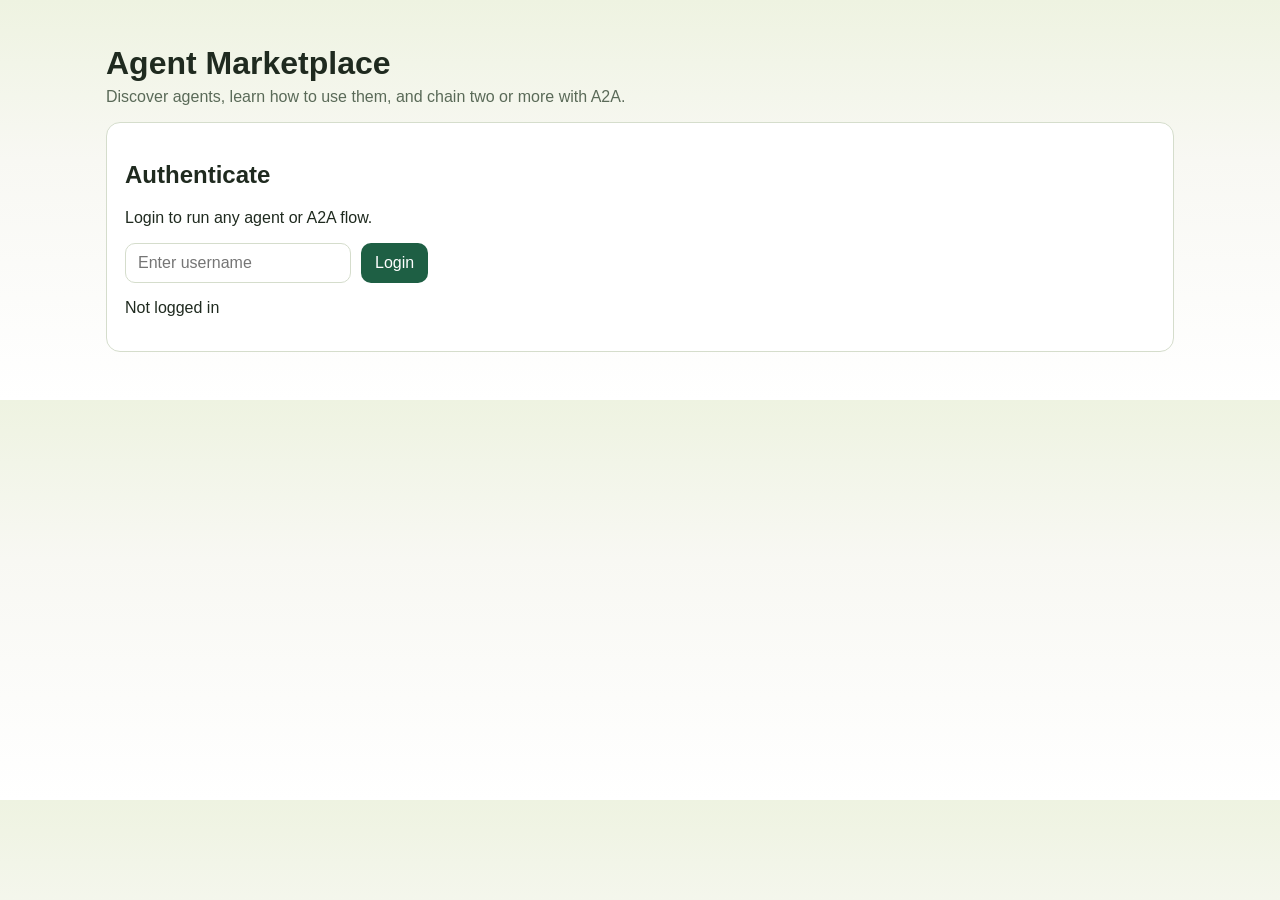
<file: frontend/index.html>
<!DOCTYPE html>
<html>
<head>
  <title>AI Agent Marketplace</title>
  <meta charset="UTF-8">
  <meta name="viewport" content="width=device-width, initial-scale=1.0">
  <link rel="stylesheet" href="style.css">
</head>
<body>

  <div class="page">
    <header class="hero">
      <h1>Agent Marketplace</h1>
      <p>Discover agents, learn how to use them, and chain two or more with A2A.</p>
    </header>

    <section id="loginPage" class="panel">
      <h2>Authenticate</h2>
      <p>Login to run any agent or A2A flow.</p>
      <div class="login-row">
        <input id="username" placeholder="Enter username" />
        <button onclick="login()">Login</button>
      </div>
      <p id="authStatus">Not logged in</p>
    </section>

    <section id="app" class="panel hidden">
      <h2>Available Agents</h2>
      <p>External users can open "How to use" links on every card.</p>
      <div id="agentsGrid" class="agents-grid"></div>

      <h2>Run Input</h2>
      <textarea id="userInput" placeholder="Paste resume, profile, or context..."></textarea>
      <div class="sample-inputs">
        <span>Sample Inputs:</span>
        <button class="sample-btn" onclick="fillSampleInput('frontend')">Frontend Profile</button>
        <button class="sample-btn" onclick="fillSampleInput('backend')">Backend Profile</button>
        <button class="sample-btn" onclick="fillSampleInput('fresher')">Fresher Profile</button>
        <button class="sample-btn" onclick="fillSampleInput('fullstack')">Full Stack A2A</button>
        <button class="sample-btn" onclick="fillSampleInput('leadership')">Senior/Lead Profile</button>
      </div>

      <div class="actions">
        <button id="runA2AButton" onclick="runA2A()">Run A2A With Selected Agents</button>
      </div>

      <div id="loadingBar" class="loading hidden" aria-live="polite">
        <div class="spinner" aria-hidden="true"></div>
        <span id="loadingText">Processing...</span>
      </div>

      <h3>A2A Step Progress</h3>
      <div id="stepTracker" class="step-tracker">
        <p class="muted">No steps started yet.</p>
      </div>

      <div class="output-header">
        <h3>Response</h3>
        <div class="output-tools">
          <button id="copyOutputBtn" onclick="copyOutput()">Copy Response</button>
          <button id="copyFinalBtn" class="hidden" onclick="copyFinalOutput()">Copy Final Cover Letter</button>
          <label class="raw-toggle">
            <input id="rawViewToggle" type="checkbox" onchange="toggleRawView()" />
            Raw view
          </label>
        </div>
      </div>
      <div id="output" class="output-content">Ready.</div>
      <pre id="rawOutput" class="raw-output hidden"></pre>
    </section>
  </div>

<script src="script.js"></script>
</body>
</html>
</file>
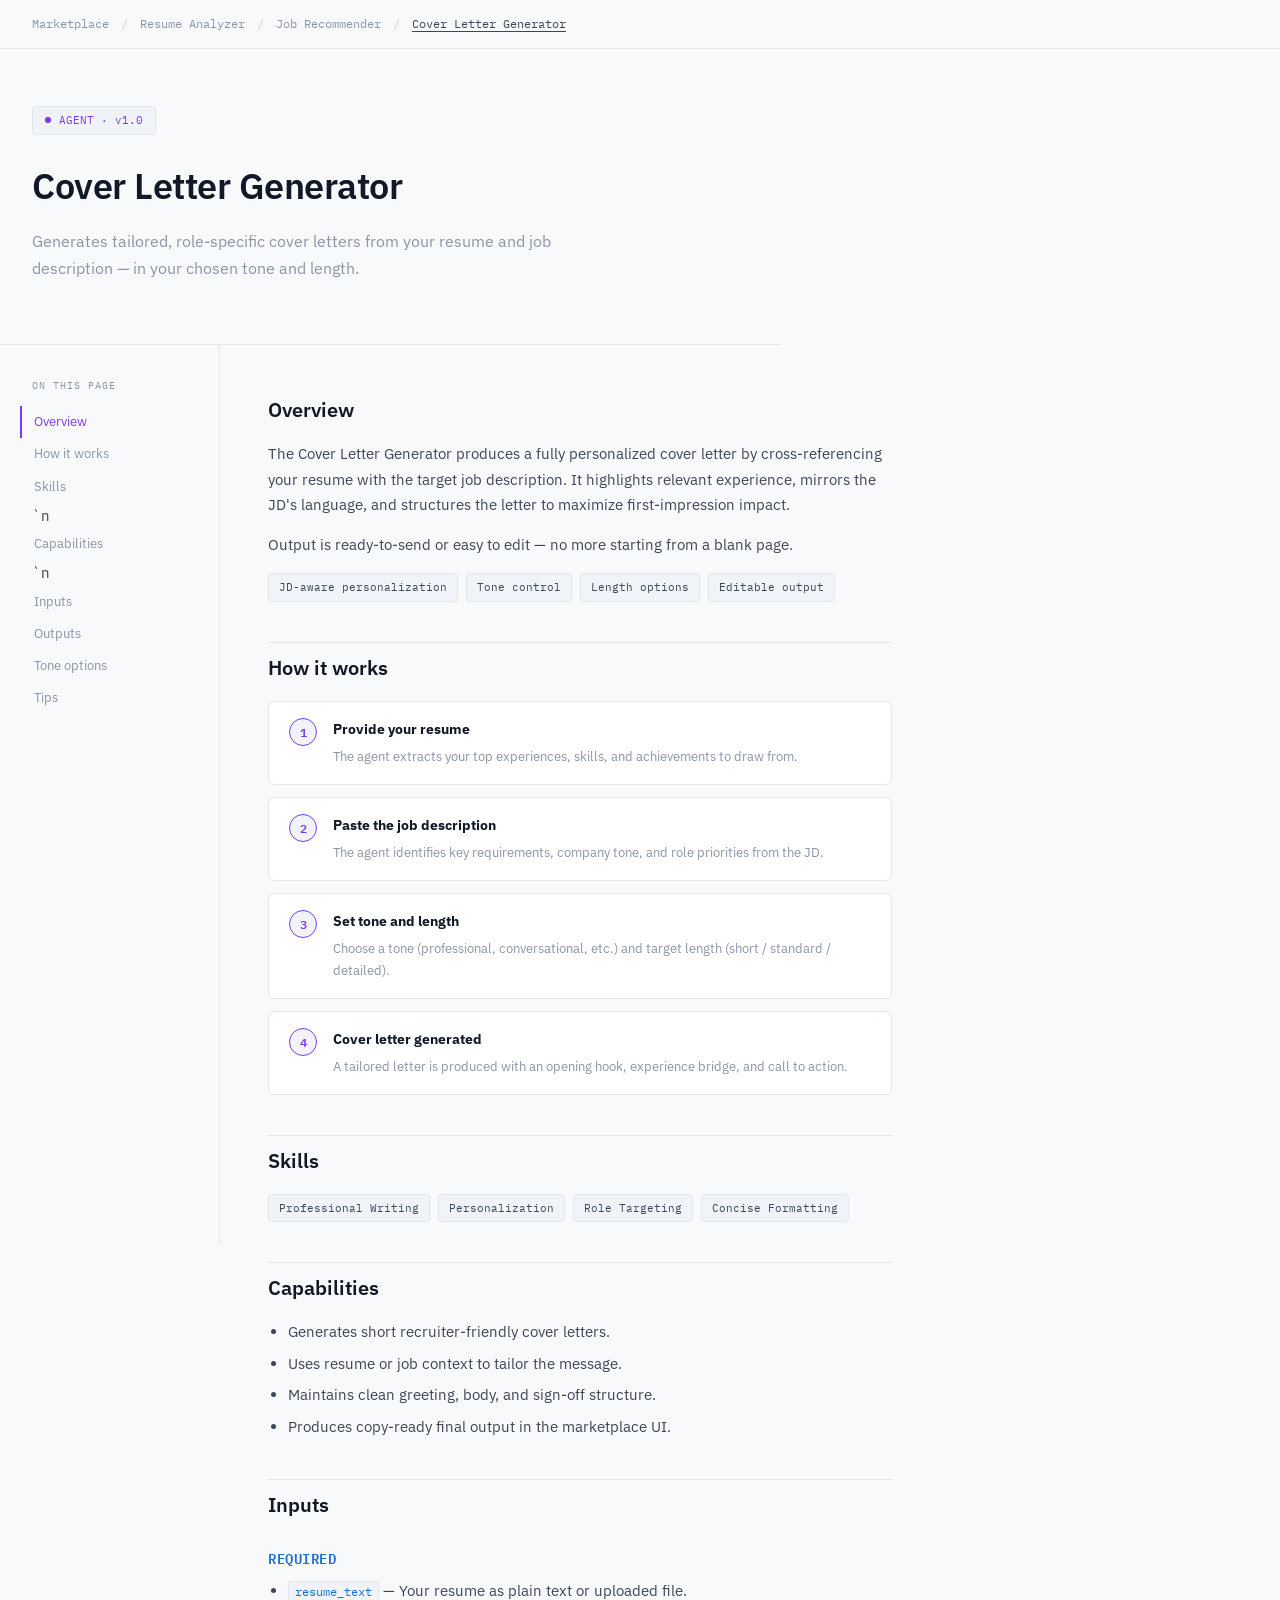
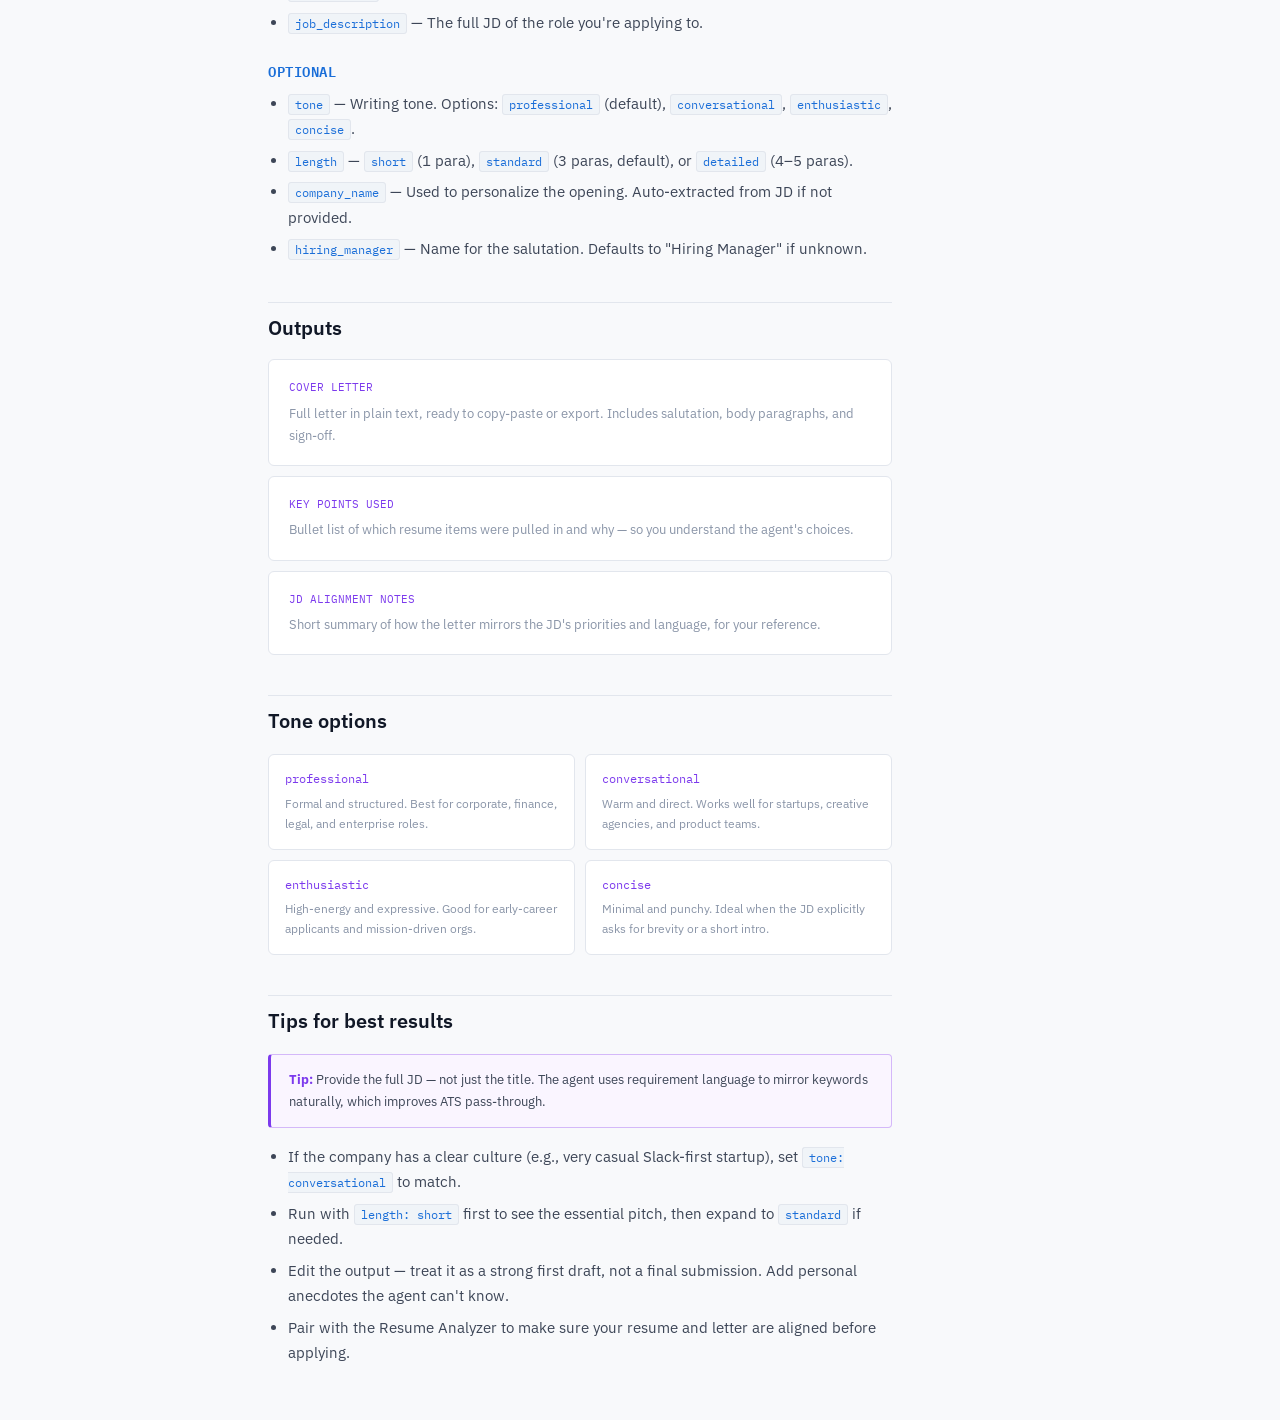
<file: frontend/agent-docs/cover-letter-gen.html>
<!DOCTYPE html>
<html lang="en">
<head>
<meta charset="UTF-8">
<meta name="viewport" content="width=device-width, initial-scale=1.0">
<title>Cover Letter Generator — Agent Docs</title>
<link href="https://fonts.googleapis.com/css2?family=IBM+Plex+Mono:wght@400;600&family=IBM+Plex+Sans:wght@300;400;500;600&display=swap" rel="stylesheet">
<style>
  :root {
    --bg: #f8f9fb;
    --surface: #ffffff;
    --border: #e2e6ed;
    --accent: #7c3aed;
    --accent2: #1a6ed8;
    --text: #3d4657;
    --muted: #8a95a8;
    --heading: #111827;
    --tag-bg: #f0f4f8;
  }
  * { margin: 0; padding: 0; box-sizing: border-box; }
  body { background: var(--bg); color: var(--text); font-family: 'IBM Plex Sans', sans-serif; font-size: 15px; line-height: 1.7; }

  .topbar {
    position: sticky;
    top: 0;
    z-index: 20;
    background: var(--bg);
    border-bottom: 1px solid var(--border);
    padding: 14px 32px;
    display: flex; align-items: center; gap: 12px;
    font-family: 'IBM Plex Mono', monospace; font-size: 12px; color: var(--muted);
  }
  .topbar a { color: var(--muted); text-decoration: none; }
  .topbar a:hover { color: var(--accent); }
  .topbar .sep { opacity: 0.4; }
  .topbar .current { color: var(--text); text-decoration: underline; text-underline-offset: 3px; }

  .hero {
    border-bottom: 1px solid var(--border);
    padding: 56px 32px 48px;
    max-width: 780px;
  }
  .agent-tag {
    display: inline-flex; align-items: center; gap: 8px;
    background: var(--tag-bg); border: 1px solid var(--border);
    border-radius: 4px; padding: 4px 12px;
    font-family: 'IBM Plex Mono', monospace; font-size: 11px; color: var(--accent);
    margin-bottom: 20px;
  }
  .dot { width: 6px; height: 6px; border-radius: 50%; background: var(--accent); animation: pulse 2s infinite; }
  @keyframes pulse { 0%,100%{opacity:1} 50%{opacity:0.3} }

  h1 { font-size: 36px; font-weight: 600; color: var(--heading); letter-spacing: -0.5px; margin-bottom: 12px; }
  .subtitle { color: var(--muted); font-size: 16px; max-width: 560px; }

  .layout { display: flex; max-width: 1100px; }
  .sidebar {
    width: 220px; flex-shrink: 0; padding: 32px 0 32px 32px;
    position: sticky; top: 0; height: 100vh; overflow-y: auto;
    border-right: 1px solid var(--border);
  }
  .sidebar-label { font-family: 'IBM Plex Mono', monospace; font-size: 10px; color: var(--muted); text-transform: uppercase; letter-spacing: 1px; margin-bottom: 12px; }
  .sidebar a { display: block; color: var(--muted); text-decoration: none; font-size: 13px; padding: 5px 0; border-left: 2px solid transparent; padding-left: 12px; margin-left: -12px; transition: all 0.15s; }
  .sidebar a:hover, .sidebar a.active { color: var(--accent); border-left-color: var(--accent); }

  .content { flex: 1; padding: 40px 48px; max-width: 720px; }

  h2 { font-size: 20px; font-weight: 600; color: var(--heading); margin: 40px 0 14px; padding-top: 8px; border-top: 1px solid var(--border); }
  h2:first-child { margin-top: 0; border-top: none; }
  h3 { font-size: 14px; font-weight: 600; color: var(--accent2); font-family: 'IBM Plex Mono', monospace; margin: 24px 0 8px; text-transform: uppercase; letter-spacing: 0.5px; }

  p { margin-bottom: 14px; }
  ul, ol { padding-left: 20px; margin-bottom: 14px; }
  li { margin-bottom: 6px; }

  .step-grid { display: grid; gap: 12px; margin: 16px 0; }
  .step {
    background: var(--surface); border: 1px solid var(--border);
    border-radius: 6px; padding: 16px 20px;
    display: flex; gap: 16px; align-items: flex-start;
  }
  .step-num {
    width: 28px; height: 28px; border-radius: 50%; flex-shrink: 0;
    background: var(--tag-bg); border: 1px solid var(--accent);
    color: var(--accent); font-family: 'IBM Plex Mono', monospace;
    font-size: 12px; font-weight: 600;
    display: flex; align-items: center; justify-content: center;
  }
  .step-body strong { color: var(--heading); display: block; margin-bottom: 4px; font-size: 14px; }
  .step-body p { margin: 0; font-size: 13px; color: var(--muted); }

  .output-card {
    background: var(--surface); border: 1px solid var(--border);
    border-radius: 6px; padding: 18px 20px; margin-bottom: 10px;
  }
  .output-card .label { font-family: 'IBM Plex Mono', monospace; font-size: 11px; color: var(--accent); margin-bottom: 6px; }
  .output-card p { margin: 0; font-size: 13px; color: var(--muted); }

  .tip {
    background: #faf5ff; border: 1px solid #d4b8f9; border-left: 3px solid var(--accent);
    border-radius: 4px; padding: 14px 18px; margin: 16px 0; font-size: 13px;
  }
  .tip strong { color: var(--accent); }

  .tone-grid { display: grid; grid-template-columns: 1fr 1fr; gap: 10px; margin: 16px 0; }
  .tone-card {
    background: var(--surface); border: 1px solid var(--border);
    border-radius: 6px; padding: 14px 16px;
  }
  .tone-card .t-name { font-family: 'IBM Plex Mono', monospace; font-size: 12px; color: var(--accent); margin-bottom: 4px; }
  .tone-card p { font-size: 12px; color: var(--muted); margin: 0; }

  .badge-row { display: flex; flex-wrap: wrap; gap: 8px; margin: 16px 0; }
  .badge {
    background: var(--tag-bg); border: 1px solid var(--border);
    border-radius: 4px; padding: 4px 10px;
    font-family: 'IBM Plex Mono', monospace; font-size: 11px; color: var(--text);
  }

  code { font-family: 'IBM Plex Mono', monospace; font-size: 12px; background: var(--tag-bg); border: 1px solid var(--border); border-radius: 3px; padding: 2px 6px; color: var(--accent2); }
</style>
</head>
<body>

<div class="topbar">
  <a href="../index.html">Marketplace</a>
  <span class="sep">/</span>
  <a href="resume-analyzer.html">Resume Analyzer</a>
  <span class="sep">/</span>
  <a href="job-recommender.html">Job Recommender</a>
  <span class="sep">/</span>
  <a class="current" href="cover-letter-gen.html">Cover Letter Generator</a>
</div>

<div class="hero">
  <div class="agent-tag"><div class="dot"></div> AGENT · v1.0</div>
  <h1>Cover Letter Generator</h1>
  <p class="subtitle">Generates tailored, role-specific cover letters from your resume and job description — in your chosen tone and length.</p>
</div>

<div class="layout">
  <div class="sidebar">
    <div class="sidebar-label">On this page</div>
    <a href="#overview" class="active">Overview</a>
    <a href="#how-it-works">How it works</a>
    <a href="#skills">Skills</a>`n    <a href="#capabilities">Capabilities</a>`n    <a href="#inputs">Inputs</a>
    <a href="#outputs">Outputs</a>
    <a href="#tone">Tone options</a>
    <a href="#tips">Tips</a>
  </div>

  <div class="content">
    <h2 id="overview">Overview</h2>
    <p>The Cover Letter Generator produces a fully personalized cover letter by cross-referencing your resume with the target job description. It highlights relevant experience, mirrors the JD's language, and structures the letter to maximize first-impression impact.</p>
    <p>Output is ready-to-send or easy to edit — no more starting from a blank page.</p>

    <div class="badge-row">
      <span class="badge">JD-aware personalization</span>
      <span class="badge">Tone control</span>
      <span class="badge">Length options</span>
      <span class="badge">Editable output</span>
    </div>

    <h2 id="how-it-works">How it works</h2>
    <div class="step-grid">
      <div class="step"><div class="step-num">1</div><div class="step-body"><strong>Provide your resume</strong><p>The agent extracts your top experiences, skills, and achievements to draw from.</p></div></div>
      <div class="step"><div class="step-num">2</div><div class="step-body"><strong>Paste the job description</strong><p>The agent identifies key requirements, company tone, and role priorities from the JD.</p></div></div>
      <div class="step"><div class="step-num">3</div><div class="step-body"><strong>Set tone and length</strong><p>Choose a tone (professional, conversational, etc.) and target length (short / standard / detailed).</p></div></div>
      <div class="step"><div class="step-num">4</div><div class="step-body"><strong>Cover letter generated</strong><p>A tailored letter is produced with an opening hook, experience bridge, and call to action.</p></div></div>
    </div>

    <h2 id="skills">Skills</h2>
    <div class="badge-row">
      <span class="badge">Professional Writing</span>
      <span class="badge">Personalization</span>
      <span class="badge">Role Targeting</span>
      <span class="badge">Concise Formatting</span>
    </div>

    <h2 id="capabilities">Capabilities</h2>
    <ul>
      <li>Generates short recruiter-friendly cover letters.</li>
      <li>Uses resume or job context to tailor the message.</li>
      <li>Maintains clean greeting, body, and sign-off structure.</li>
      <li>Produces copy-ready final output in the marketplace UI.</li>
    </ul>

    <h2 id="inputs">Inputs</h2>
    <h3>Required</h3>
    <ul>
      <li><code>resume_text</code> — Your resume as plain text or uploaded file.</li>
      <li><code>job_description</code> — The full JD of the role you're applying to.</li>
    </ul>
    <h3>Optional</h3>
    <ul>
      <li><code>tone</code> — Writing tone. Options: <code>professional</code> (default), <code>conversational</code>, <code>enthusiastic</code>, <code>concise</code>.</li>
      <li><code>length</code> — <code>short</code> (1 para), <code>standard</code> (3 paras, default), or <code>detailed</code> (4–5 paras).</li>
      <li><code>company_name</code> — Used to personalize the opening. Auto-extracted from JD if not provided.</li>
      <li><code>hiring_manager</code> — Name for the salutation. Defaults to "Hiring Manager" if unknown.</li>
    </ul>

    <h2 id="outputs">Outputs</h2>
    <div class="output-card"><div class="label">COVER LETTER</div><p>Full letter in plain text, ready to copy-paste or export. Includes salutation, body paragraphs, and sign-off.</p></div>
    <div class="output-card"><div class="label">KEY POINTS USED</div><p>Bullet list of which resume items were pulled in and why — so you understand the agent's choices.</p></div>
    <div class="output-card"><div class="label">JD ALIGNMENT NOTES</div><p>Short summary of how the letter mirrors the JD's priorities and language, for your reference.</p></div>

    <h2 id="tone">Tone options</h2>
    <div class="tone-grid">
      <div class="tone-card"><div class="t-name">professional</div><p>Formal and structured. Best for corporate, finance, legal, and enterprise roles.</p></div>
      <div class="tone-card"><div class="t-name">conversational</div><p>Warm and direct. Works well for startups, creative agencies, and product teams.</p></div>
      <div class="tone-card"><div class="t-name">enthusiastic</div><p>High-energy and expressive. Good for early-career applicants and mission-driven orgs.</p></div>
      <div class="tone-card"><div class="t-name">concise</div><p>Minimal and punchy. Ideal when the JD explicitly asks for brevity or a short intro.</p></div>
    </div>

    <h2 id="tips">Tips for best results</h2>
    <div class="tip"><strong>Tip:</strong> Provide the full JD — not just the title. The agent uses requirement language to mirror keywords naturally, which improves ATS pass-through.</div>
    <ul>
      <li>If the company has a clear culture (e.g., very casual Slack-first startup), set <code>tone: conversational</code> to match.</li>
      <li>Run with <code>length: short</code> first to see the essential pitch, then expand to <code>standard</code> if needed.</li>
      <li>Edit the output — treat it as a strong first draft, not a final submission. Add personal anecdotes the agent can't know.</li>
      <li>Pair with the Resume Analyzer to make sure your resume and letter are aligned before applying.</li>
    </ul>
  </div>
</div>

</body>
</html>
</file>
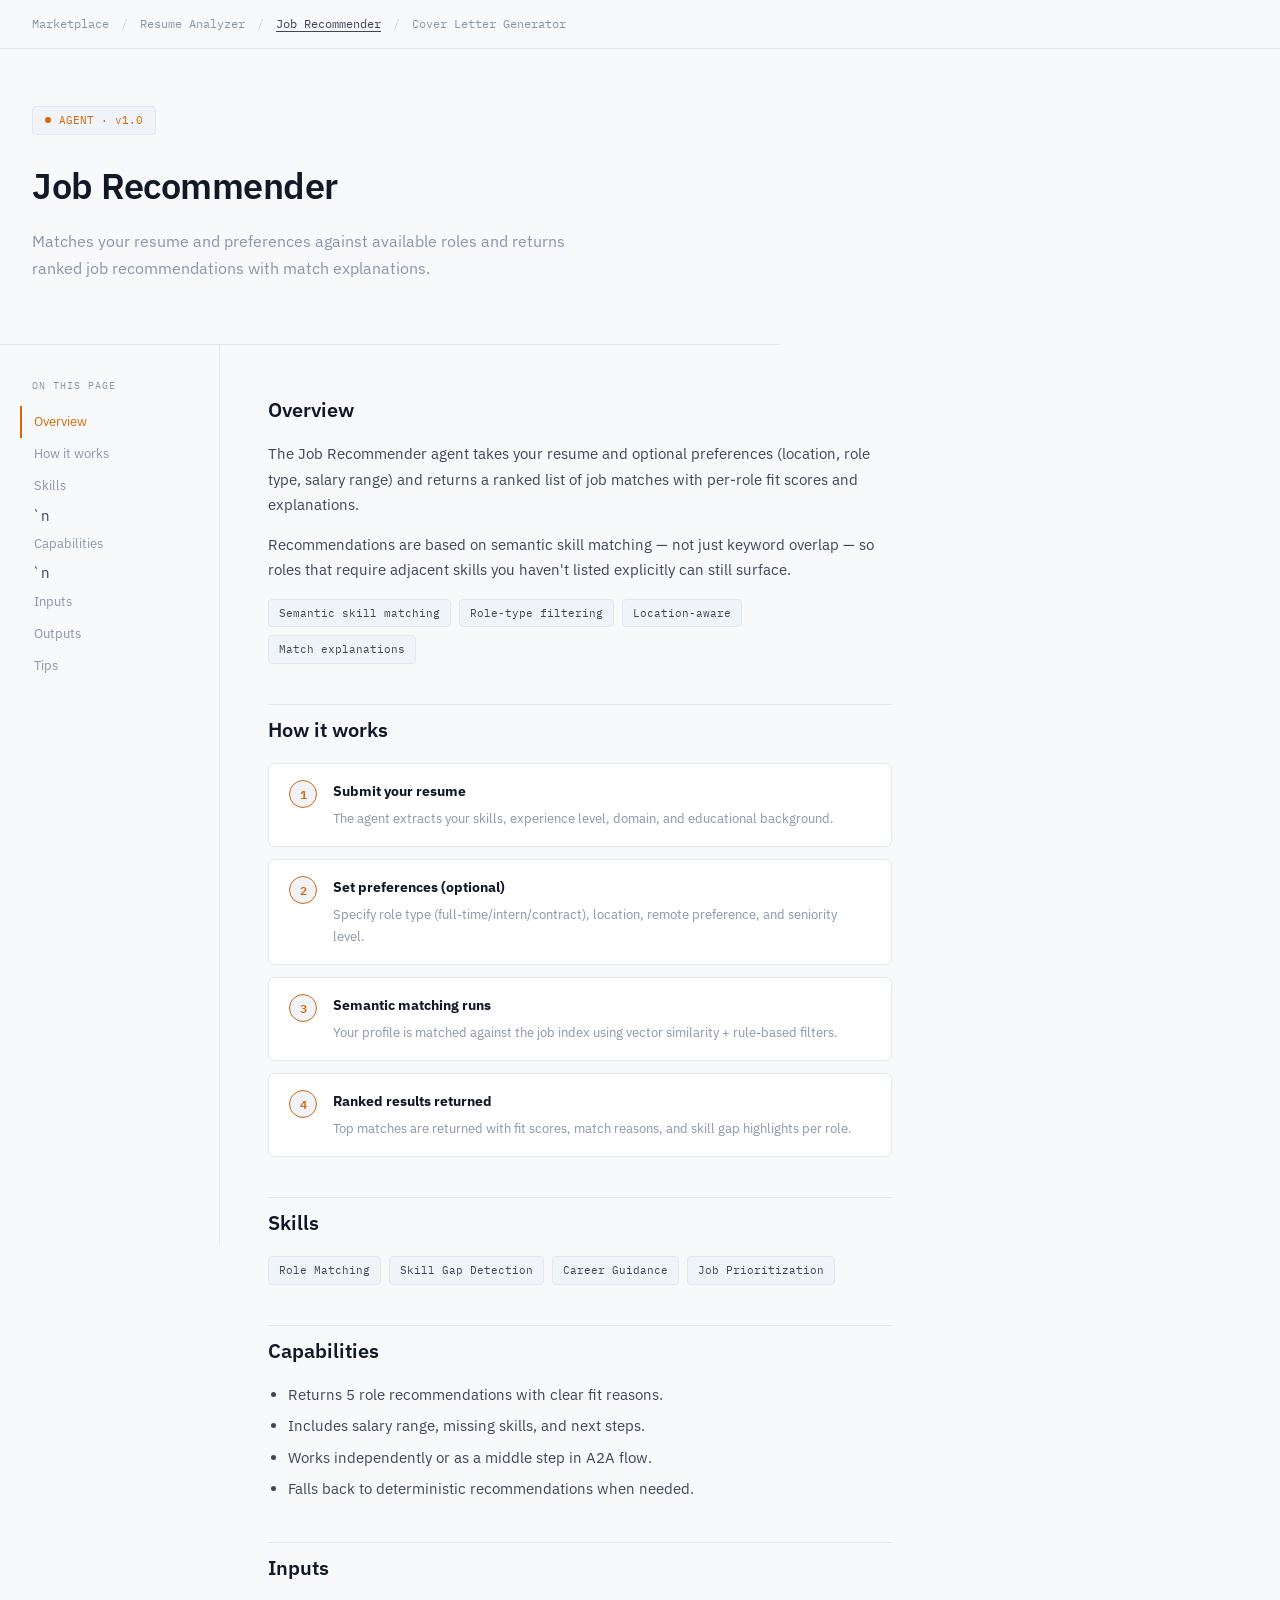
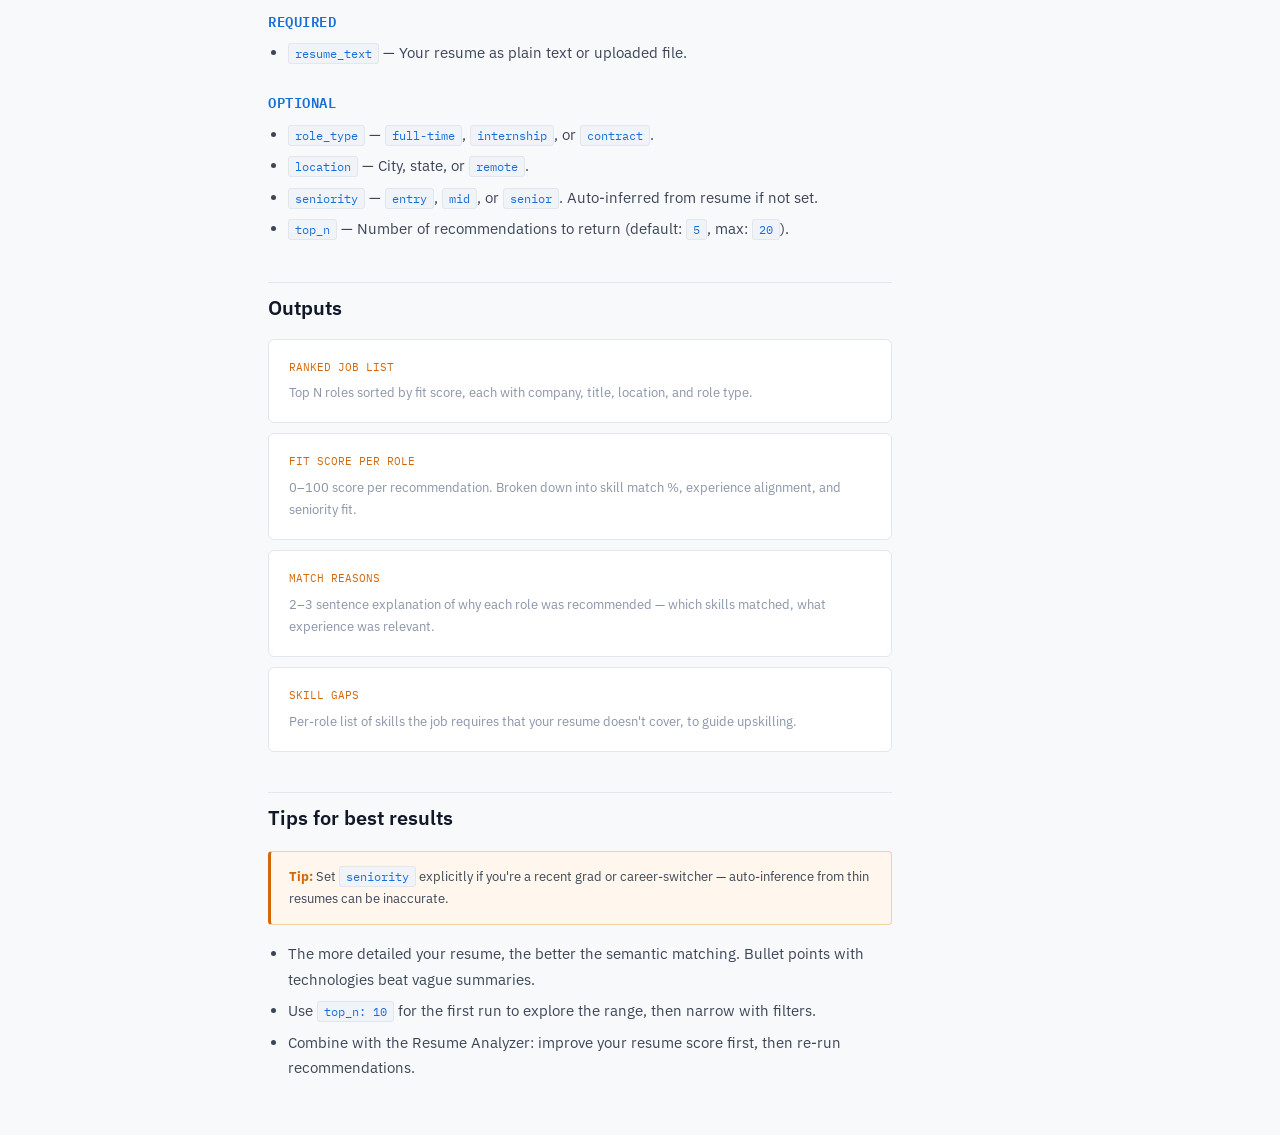
<file: frontend/agent-docs/job-recommender.html>
<!DOCTYPE html>
<html lang="en">
<head>
<meta charset="UTF-8">
<meta name="viewport" content="width=device-width, initial-scale=1.0">
<title>Job Recommender — Agent Docs</title>
<link href="https://fonts.googleapis.com/css2?family=IBM+Plex+Mono:wght@400;600&family=IBM+Plex+Sans:wght@300;400;500;600&display=swap" rel="stylesheet">
<style>
  :root {
    --bg: #f8f9fb;
    --surface: #ffffff;
    --border: #e2e6ed;
    --accent: #d4670a;
    --accent2: #1a6ed8;
    --text: #3d4657;
    --muted: #8a95a8;
    --heading: #111827;
    --tag-bg: #f0f4f8;
  }
  * { margin: 0; padding: 0; box-sizing: border-box; }
  body { background: var(--bg); color: var(--text); font-family: 'IBM Plex Sans', sans-serif; font-size: 15px; line-height: 1.7; }

  .topbar {
    position: sticky;
    top: 0;
    z-index: 20;
    background: var(--bg);
    border-bottom: 1px solid var(--border);
    padding: 14px 32px;
    display: flex; align-items: center; gap: 12px;
    font-family: 'IBM Plex Mono', monospace; font-size: 12px; color: var(--muted);
  }
  .topbar a { color: var(--muted); text-decoration: none; }
  .topbar a:hover { color: var(--accent); }
  .topbar .sep { opacity: 0.4; }
  .topbar .current { color: var(--text); text-decoration: underline; text-underline-offset: 3px; }

  .hero {
    border-bottom: 1px solid var(--border);
    padding: 56px 32px 48px;
    max-width: 780px;
  }
  .agent-tag {
    display: inline-flex; align-items: center; gap: 8px;
    background: var(--tag-bg); border: 1px solid var(--border);
    border-radius: 4px; padding: 4px 12px;
    font-family: 'IBM Plex Mono', monospace; font-size: 11px; color: var(--accent);
    margin-bottom: 20px;
  }
  .dot { width: 6px; height: 6px; border-radius: 50%; background: var(--accent); animation: pulse 2s infinite; }
  @keyframes pulse { 0%,100%{opacity:1} 50%{opacity:0.3} }

  h1 { font-size: 36px; font-weight: 600; color: var(--heading); letter-spacing: -0.5px; margin-bottom: 12px; }
  .subtitle { color: var(--muted); font-size: 16px; max-width: 560px; }

  .layout { display: flex; max-width: 1100px; }
  .sidebar {
    width: 220px; flex-shrink: 0; padding: 32px 0 32px 32px;
    position: sticky; top: 0; height: 100vh; overflow-y: auto;
    border-right: 1px solid var(--border);
  }
  .sidebar-label { font-family: 'IBM Plex Mono', monospace; font-size: 10px; color: var(--muted); text-transform: uppercase; letter-spacing: 1px; margin-bottom: 12px; }
  .sidebar a { display: block; color: var(--muted); text-decoration: none; font-size: 13px; padding: 5px 0; border-left: 2px solid transparent; padding-left: 12px; margin-left: -12px; transition: all 0.15s; }
  .sidebar a:hover, .sidebar a.active { color: var(--accent); border-left-color: var(--accent); }

  .content { flex: 1; padding: 40px 48px; max-width: 720px; }

  h2 { font-size: 20px; font-weight: 600; color: var(--heading); margin: 40px 0 14px; padding-top: 8px; border-top: 1px solid var(--border); }
  h2:first-child { margin-top: 0; border-top: none; }
  h3 { font-size: 14px; font-weight: 600; color: var(--accent2); font-family: 'IBM Plex Mono', monospace; margin: 24px 0 8px; text-transform: uppercase; letter-spacing: 0.5px; }

  p { margin-bottom: 14px; }
  ul, ol { padding-left: 20px; margin-bottom: 14px; }
  li { margin-bottom: 6px; }

  .step-grid { display: grid; gap: 12px; margin: 16px 0; }
  .step {
    background: var(--surface); border: 1px solid var(--border);
    border-radius: 6px; padding: 16px 20px;
    display: flex; gap: 16px; align-items: flex-start;
  }
  .step-num {
    width: 28px; height: 28px; border-radius: 50%; flex-shrink: 0;
    background: var(--tag-bg); border: 1px solid var(--accent);
    color: var(--accent); font-family: 'IBM Plex Mono', monospace;
    font-size: 12px; font-weight: 600;
    display: flex; align-items: center; justify-content: center;
  }
  .step-body strong { color: var(--heading); display: block; margin-bottom: 4px; font-size: 14px; }
  .step-body p { margin: 0; font-size: 13px; color: var(--muted); }

  .output-card {
    background: var(--surface); border: 1px solid var(--border);
    border-radius: 6px; padding: 18px 20px; margin-bottom: 10px;
  }
  .output-card .label { font-family: 'IBM Plex Mono', monospace; font-size: 11px; color: var(--accent); margin-bottom: 6px; }
  .output-card p { margin: 0; font-size: 13px; color: var(--muted); }

  .tip {
    background: #fff7ed; border: 1px solid #f5cfa0; border-left: 3px solid var(--accent);
    border-radius: 4px; padding: 14px 18px; margin: 16px 0; font-size: 13px;
  }
  .tip strong { color: var(--accent); }

  .badge-row { display: flex; flex-wrap: wrap; gap: 8px; margin: 16px 0; }
  .badge {
    background: var(--tag-bg); border: 1px solid var(--border);
    border-radius: 4px; padding: 4px 10px;
    font-family: 'IBM Plex Mono', monospace; font-size: 11px; color: var(--text);
  }

  code { font-family: 'IBM Plex Mono', monospace; font-size: 12px; background: var(--tag-bg); border: 1px solid var(--border); border-radius: 3px; padding: 2px 6px; color: var(--accent2); }

  .rec-card {
    background: var(--surface); border: 1px solid var(--border);
    border-radius: 6px; padding: 16px 20px; margin-bottom: 10px;
    display: flex; justify-content: space-between; align-items: center;
  }
  .rec-card .title { font-weight: 500; color: var(--heading); font-size: 14px; }
  .rec-card .meta { font-size: 12px; color: var(--muted); margin-top: 3px; }
  .score-pill { background: var(--tag-bg); border: 1px solid var(--accent); color: var(--accent); font-family: 'IBM Plex Mono', monospace; font-size: 12px; padding: 3px 10px; border-radius: 20px; }
</style>
</head>
<body>

<div class="topbar">
  <a href="../index.html">Marketplace</a>
  <span class="sep">/</span>
  <a href="resume-analyzer.html">Resume Analyzer</a>
  <span class="sep">/</span>
  <a class="current" href="job-recommender.html">Job Recommender</a>
  <span class="sep">/</span>
  <a href="cover-letter-gen.html">Cover Letter Generator</a>
</div>

<div class="hero">
  <div class="agent-tag"><div class="dot"></div> AGENT · v1.0</div>
  <h1>Job Recommender</h1>
  <p class="subtitle">Matches your resume and preferences against available roles and returns ranked job recommendations with match explanations.</p>
</div>

<div class="layout">
  <div class="sidebar">
    <div class="sidebar-label">On this page</div>
    <a href="#overview" class="active">Overview</a>
    <a href="#how-it-works">How it works</a>
    <a href="#skills">Skills</a>`n    <a href="#capabilities">Capabilities</a>`n    <a href="#inputs">Inputs</a>
    <a href="#outputs">Outputs</a>
    <a href="#tips">Tips</a>
  </div>

  <div class="content">
    <h2 id="overview">Overview</h2>
    <p>The Job Recommender agent takes your resume and optional preferences (location, role type, salary range) and returns a ranked list of job matches with per-role fit scores and explanations.</p>
    <p>Recommendations are based on semantic skill matching — not just keyword overlap — so roles that require adjacent skills you haven't listed explicitly can still surface.</p>

    <div class="badge-row">
      <span class="badge">Semantic skill matching</span>
      <span class="badge">Role-type filtering</span>
      <span class="badge">Location-aware</span>
      <span class="badge">Match explanations</span>
    </div>

    <h2 id="how-it-works">How it works</h2>
    <div class="step-grid">
      <div class="step"><div class="step-num">1</div><div class="step-body"><strong>Submit your resume</strong><p>The agent extracts your skills, experience level, domain, and educational background.</p></div></div>
      <div class="step"><div class="step-num">2</div><div class="step-body"><strong>Set preferences (optional)</strong><p>Specify role type (full-time/intern/contract), location, remote preference, and seniority level.</p></div></div>
      <div class="step"><div class="step-num">3</div><div class="step-body"><strong>Semantic matching runs</strong><p>Your profile is matched against the job index using vector similarity + rule-based filters.</p></div></div>
      <div class="step"><div class="step-num">4</div><div class="step-body"><strong>Ranked results returned</strong><p>Top matches are returned with fit scores, match reasons, and skill gap highlights per role.</p></div></div>
    </div>

    <h2 id="skills">Skills</h2>
    <div class="badge-row">
      <span class="badge">Role Matching</span>
      <span class="badge">Skill Gap Detection</span>
      <span class="badge">Career Guidance</span>
      <span class="badge">Job Prioritization</span>
    </div>

    <h2 id="capabilities">Capabilities</h2>
    <ul>
      <li>Returns 5 role recommendations with clear fit reasons.</li>
      <li>Includes salary range, missing skills, and next steps.</li>
      <li>Works independently or as a middle step in A2A flow.</li>
      <li>Falls back to deterministic recommendations when needed.</li>
    </ul>

    <h2 id="inputs">Inputs</h2>
    <h3>Required</h3>
    <ul>
      <li><code>resume_text</code> — Your resume as plain text or uploaded file.</li>
    </ul>
    <h3>Optional</h3>
    <ul>
      <li><code>role_type</code> — <code>full-time</code>, <code>internship</code>, or <code>contract</code>.</li>
      <li><code>location</code> — City, state, or <code>remote</code>.</li>
      <li><code>seniority</code> — <code>entry</code>, <code>mid</code>, or <code>senior</code>. Auto-inferred from resume if not set.</li>
      <li><code>top_n</code> — Number of recommendations to return (default: <code>5</code>, max: <code>20</code>).</li>
    </ul>

    <h2 id="outputs">Outputs</h2>
    <div class="output-card"><div class="label">RANKED JOB LIST</div><p>Top N roles sorted by fit score, each with company, title, location, and role type.</p></div>
    <div class="output-card"><div class="label">FIT SCORE PER ROLE</div><p>0–100 score per recommendation. Broken down into skill match %, experience alignment, and seniority fit.</p></div>
    <div class="output-card"><div class="label">MATCH REASONS</div><p>2–3 sentence explanation of why each role was recommended — which skills matched, what experience was relevant.</p></div>
    <div class="output-card"><div class="label">SKILL GAPS</div><p>Per-role list of skills the job requires that your resume doesn't cover, to guide upskilling.</p></div>

    <h2 id="tips">Tips for best results</h2>
    <div class="tip"><strong>Tip:</strong> Set <code>seniority</code> explicitly if you're a recent grad or career-switcher — auto-inference from thin resumes can be inaccurate.</div>
    <ul>
      <li>The more detailed your resume, the better the semantic matching. Bullet points with technologies beat vague summaries.</li>
      <li>Use <code>top_n: 10</code> for the first run to explore the range, then narrow with filters.</li>
      <li>Combine with the Resume Analyzer: improve your resume score first, then re-run recommendations.</li>
    </ul>
  </div>
</div>

</body>
</html>
</file>
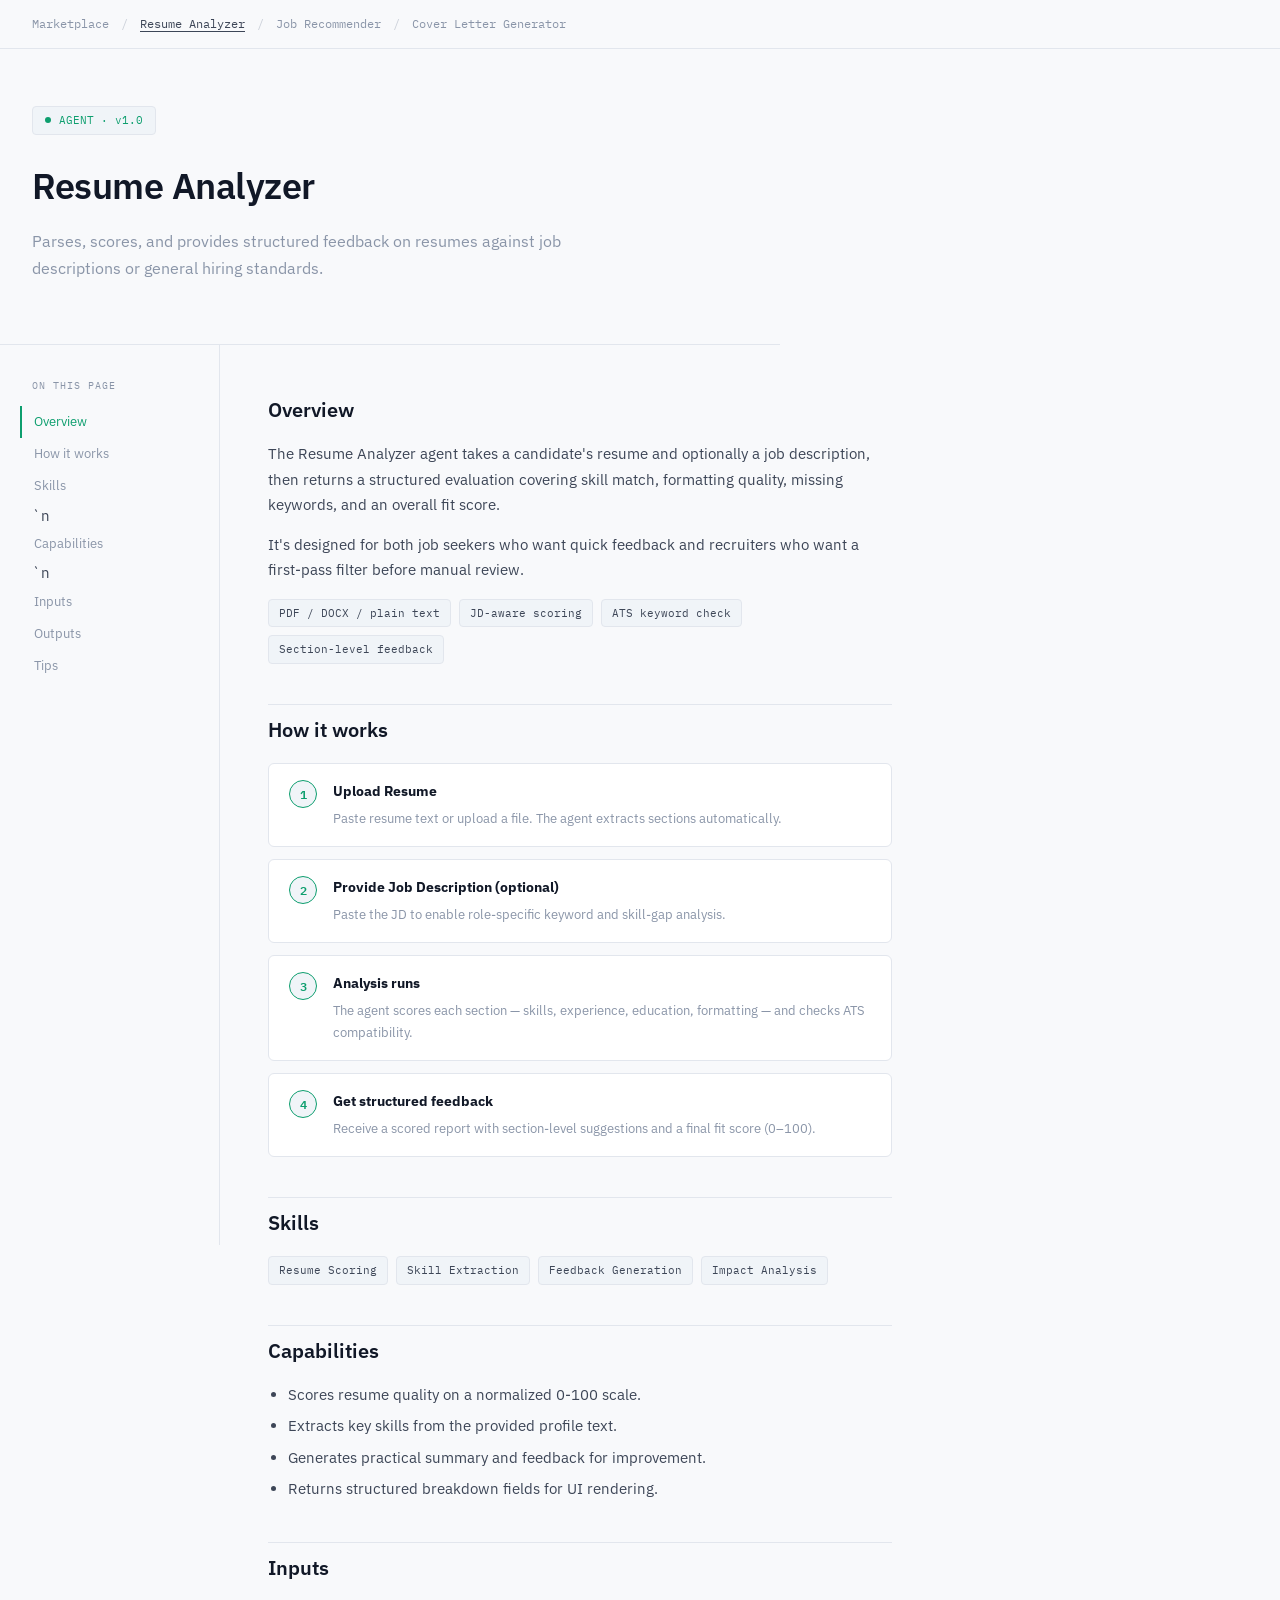
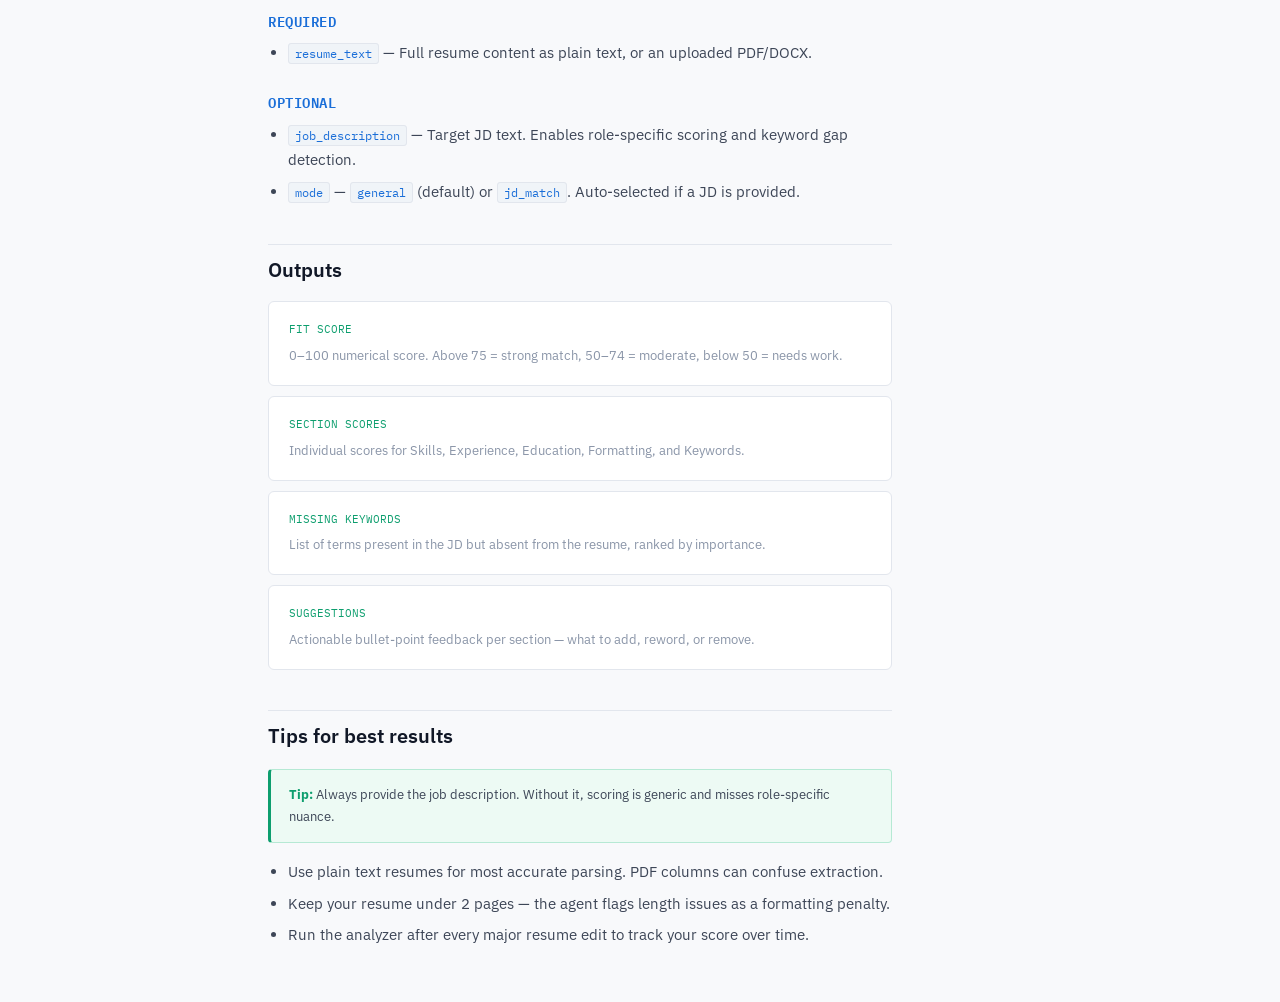
<file: frontend/agent-docs/resume-analyzer.html>
<!DOCTYPE html>
<html lang="en">
<head>
<meta charset="UTF-8">
<meta name="viewport" content="width=device-width, initial-scale=1.0">
<title>Resume Analyzer — Agent Docs</title>
<link href="https://fonts.googleapis.com/css2?family=IBM+Plex+Mono:wght@400;600&family=IBM+Plex+Sans:wght@300;400;500;600&display=swap" rel="stylesheet">
<style>
  :root {
    --bg: #f8f9fb;
    --surface: #ffffff;
    --border: #e2e6ed;
    --accent: #0d9e6e;
    --accent2: #1a6ed8;
    --text: #3d4657;
    --muted: #8a95a8;
    --heading: #111827;
    --tag-bg: #f0f4f8;
  }
  * { margin: 0; padding: 0; box-sizing: border-box; }
  body { background: var(--bg); color: var(--text); font-family: 'IBM Plex Sans', sans-serif; font-size: 15px; line-height: 1.7; }

  .topbar {
    position: sticky;
    top: 0;
    z-index: 20;
    background: var(--bg);
    border-bottom: 1px solid var(--border);
    padding: 14px 32px;
    display: flex; align-items: center; gap: 12px;
    font-family: 'IBM Plex Mono', monospace; font-size: 12px; color: var(--muted);
  }
  .topbar a { color: var(--muted); text-decoration: none; }
  .topbar a:hover { color: var(--accent); }
  .topbar .sep { opacity: 0.4; }
  .topbar .current { color: var(--text); text-decoration: underline; text-underline-offset: 3px; }

  .hero {
    border-bottom: 1px solid var(--border);
    padding: 56px 32px 48px;
    max-width: 780px;
  }
  .agent-tag {
    display: inline-flex; align-items: center; gap: 8px;
    background: var(--tag-bg); border: 1px solid var(--border);
    border-radius: 4px; padding: 4px 12px;
    font-family: 'IBM Plex Mono', monospace; font-size: 11px; color: var(--accent);
    margin-bottom: 20px;
  }
  .dot { width: 6px; height: 6px; border-radius: 50%; background: var(--accent); animation: pulse 2s infinite; }
  @keyframes pulse { 0%,100%{opacity:1} 50%{opacity:0.3} }

  h1 { font-size: 36px; font-weight: 600; color: var(--heading); letter-spacing: -0.5px; margin-bottom: 12px; }
  .subtitle { color: var(--muted); font-size: 16px; max-width: 560px; }

  .layout { display: flex; max-width: 1100px; }
  .sidebar {
    width: 220px; flex-shrink: 0; padding: 32px 0 32px 32px;
    position: sticky; top: 0; height: 100vh; overflow-y: auto;
    border-right: 1px solid var(--border);
  }
  .sidebar-label { font-family: 'IBM Plex Mono', monospace; font-size: 10px; color: var(--muted); text-transform: uppercase; letter-spacing: 1px; margin-bottom: 12px; }
  .sidebar a { display: block; color: var(--muted); text-decoration: none; font-size: 13px; padding: 5px 0; border-left: 2px solid transparent; padding-left: 12px; margin-left: -12px; transition: all 0.15s; }
  .sidebar a:hover, .sidebar a.active { color: var(--accent); border-left-color: var(--accent); }

  .content { flex: 1; padding: 40px 48px; max-width: 720px; }

  h2 { font-size: 20px; font-weight: 600; color: var(--heading); margin: 40px 0 14px; padding-top: 8px; border-top: 1px solid var(--border); }
  h2:first-child { margin-top: 0; border-top: none; }
  h3 { font-size: 14px; font-weight: 600; color: var(--accent2); font-family: 'IBM Plex Mono', monospace; margin: 24px 0 8px; text-transform: uppercase; letter-spacing: 0.5px; }

  p { margin-bottom: 14px; }
  ul, ol { padding-left: 20px; margin-bottom: 14px; }
  li { margin-bottom: 6px; }

  .step-grid { display: grid; gap: 12px; margin: 16px 0; }
  .step {
    background: var(--surface); border: 1px solid var(--border);
    border-radius: 6px; padding: 16px 20px;
    display: flex; gap: 16px; align-items: flex-start;
  }
  .step-num {
    width: 28px; height: 28px; border-radius: 50%; flex-shrink: 0;
    background: var(--tag-bg); border: 1px solid var(--accent);
    color: var(--accent); font-family: 'IBM Plex Mono', monospace;
    font-size: 12px; font-weight: 600;
    display: flex; align-items: center; justify-content: center;
  }
  .step-body strong { color: var(--heading); display: block; margin-bottom: 4px; font-size: 14px; }
  .step-body p { margin: 0; font-size: 13px; color: var(--muted); }

  .output-card {
    background: var(--surface); border: 1px solid var(--border);
    border-radius: 6px; padding: 18px 20px; margin-bottom: 10px;
  }
  .output-card .label { font-family: 'IBM Plex Mono', monospace; font-size: 11px; color: var(--accent); margin-bottom: 6px; }
  .output-card p { margin: 0; font-size: 13px; color: var(--muted); }

  .tip {
    background: #edfaf4; border: 1px solid #b6e9d4; border-left: 3px solid var(--accent);
    border-radius: 4px; padding: 14px 18px; margin: 16px 0; font-size: 13px;
  }
  .tip strong { color: var(--accent); }

  .badge-row { display: flex; flex-wrap: wrap; gap: 8px; margin: 16px 0; }
  .badge {
    background: var(--tag-bg); border: 1px solid var(--border);
    border-radius: 4px; padding: 4px 10px;
    font-family: 'IBM Plex Mono', monospace; font-size: 11px; color: var(--text);
  }

  code { font-family: 'IBM Plex Mono', monospace; font-size: 12px; background: var(--tag-bg); border: 1px solid var(--border); border-radius: 3px; padding: 2px 6px; color: var(--accent2); }
</style>
</head>
<body>

<div class="topbar">
  <a href="../index.html">Marketplace</a>
  <span class="sep">/</span>
  <a class="current" href="resume-analyzer.html">Resume Analyzer</a>
  <span class="sep">/</span>
  <a href="job-recommender.html">Job Recommender</a>
  <span class="sep">/</span>
  <a href="cover-letter-gen.html">Cover Letter Generator</a>
</div>

<div class="hero">
  <div class="agent-tag"><div class="dot"></div> AGENT · v1.0</div>
  <h1>Resume Analyzer</h1>
  <p class="subtitle">Parses, scores, and provides structured feedback on resumes against job descriptions or general hiring standards.</p>
</div>

<div class="layout">
  <div class="sidebar">
    <div class="sidebar-label">On this page</div>
    <a href="#overview" class="active">Overview</a>
    <a href="#how-it-works">How it works</a>
    <a href="#skills">Skills</a>`n    <a href="#capabilities">Capabilities</a>`n    <a href="#inputs">Inputs</a>
    <a href="#outputs">Outputs</a>
    <a href="#tips">Tips</a>
  </div>

  <div class="content">
    <h2 id="overview">Overview</h2>
    <p>The Resume Analyzer agent takes a candidate's resume and optionally a job description, then returns a structured evaluation covering skill match, formatting quality, missing keywords, and an overall fit score.</p>
    <p>It's designed for both job seekers who want quick feedback and recruiters who want a first-pass filter before manual review.</p>

    <div class="badge-row">
      <span class="badge">PDF / DOCX / plain text</span>
      <span class="badge">JD-aware scoring</span>
      <span class="badge">ATS keyword check</span>
      <span class="badge">Section-level feedback</span>
    </div>

    <h2 id="how-it-works">How it works</h2>
    <div class="step-grid">
      <div class="step"><div class="step-num">1</div><div class="step-body"><strong>Upload Resume</strong><p>Paste resume text or upload a file. The agent extracts sections automatically.</p></div></div>
      <div class="step"><div class="step-num">2</div><div class="step-body"><strong>Provide Job Description (optional)</strong><p>Paste the JD to enable role-specific keyword and skill-gap analysis.</p></div></div>
      <div class="step"><div class="step-num">3</div><div class="step-body"><strong>Analysis runs</strong><p>The agent scores each section — skills, experience, education, formatting — and checks ATS compatibility.</p></div></div>
      <div class="step"><div class="step-num">4</div><div class="step-body"><strong>Get structured feedback</strong><p>Receive a scored report with section-level suggestions and a final fit score (0–100).</p></div></div>
    </div>

    <h2 id="skills">Skills</h2>
    <div class="badge-row">
      <span class="badge">Resume Scoring</span>
      <span class="badge">Skill Extraction</span>
      <span class="badge">Feedback Generation</span>
      <span class="badge">Impact Analysis</span>
    </div>

    <h2 id="capabilities">Capabilities</h2>
    <ul>
      <li>Scores resume quality on a normalized 0-100 scale.</li>
      <li>Extracts key skills from the provided profile text.</li>
      <li>Generates practical summary and feedback for improvement.</li>
      <li>Returns structured breakdown fields for UI rendering.</li>
    </ul>

    <h2 id="inputs">Inputs</h2>
    <h3>Required</h3>
    <ul>
      <li><code>resume_text</code> — Full resume content as plain text, or an uploaded PDF/DOCX.</li>
    </ul>
    <h3>Optional</h3>
    <ul>
      <li><code>job_description</code> — Target JD text. Enables role-specific scoring and keyword gap detection.</li>
      <li><code>mode</code> — <code>general</code> (default) or <code>jd_match</code>. Auto-selected if a JD is provided.</li>
    </ul>

    <h2 id="outputs">Outputs</h2>
    <div class="output-card"><div class="label">FIT SCORE</div><p>0–100 numerical score. Above 75 = strong match, 50–74 = moderate, below 50 = needs work.</p></div>
    <div class="output-card"><div class="label">SECTION SCORES</div><p>Individual scores for Skills, Experience, Education, Formatting, and Keywords.</p></div>
    <div class="output-card"><div class="label">MISSING KEYWORDS</div><p>List of terms present in the JD but absent from the resume, ranked by importance.</p></div>
    <div class="output-card"><div class="label">SUGGESTIONS</div><p>Actionable bullet-point feedback per section — what to add, reword, or remove.</p></div>

    <h2 id="tips">Tips for best results</h2>
    <div class="tip"><strong>Tip:</strong> Always provide the job description. Without it, scoring is generic and misses role-specific nuance.</div>
    <ul>
      <li>Use plain text resumes for most accurate parsing. PDF columns can confuse extraction.</li>
      <li>Keep your resume under 2 pages — the agent flags length issues as a formatting penalty.</li>
      <li>Run the analyzer after every major resume edit to track your score over time.</li>
    </ul>
  </div>
</div>

</body>
</html>
</file>
<file: frontend/style.css>
:root {
  --bg: #f4f6ea;
  --panel: #ffffff;
  --ink: #1f2a1f;
  --muted: #5a6a58;
  --brand: #1e5f44;
  --brand-dark: #154230;
  --border: #d5ddcc;
}

* {
  box-sizing: border-box;
}

body {
  margin: 0;
  font-family: "Segoe UI", Tahoma, Geneva, Verdana, sans-serif;
  color: var(--ink);
  background: linear-gradient(180deg, #eef3e1 0%, #f8f8f3 40%, #ffffff 100%);
}

.page {
  max-width: 1100px;
  margin: 0 auto;
  padding: 24px 16px 48px;
}

.hero h1 {
  margin-bottom: 6px;
}

.hero p {
  margin-top: 0;
  color: var(--muted);
}

.panel {
  background: var(--panel);
  border: 1px solid var(--border);
  border-radius: 14px;
  padding: 18px;
  margin-top: 16px;
}

.hidden {
  display: none;
}

.login-row {
  display: flex;
  gap: 10px;
  flex-wrap: wrap;
}

input,
textarea,
button {
  font: inherit;
}

input,
textarea {
  border: 1px solid var(--border);
  border-radius: 10px;
  padding: 10px 12px;
}

input {
  min-width: 220px;
}

textarea {
  width: 100%;
  min-height: 140px;
  resize: vertical;
}

.sample-inputs {
  margin-top: 10px;
  display: flex;
  align-items: center;
  gap: 8px;
  flex-wrap: wrap;
  color: var(--muted);
  font-size: 13px;
}

.sample-btn {
  background: #eef5ec;
  color: #214d37;
  border: 1px solid var(--border);
  padding: 7px 10px;
}

.sample-btn:hover {
  background: #dfeedd;
}

button {
  border: none;
  border-radius: 10px;
  padding: 10px 14px;
  background: var(--brand);
  color: #fff;
  cursor: pointer;
}

button:hover {
  background: var(--brand-dark);
}

button:disabled {
  background: #8fa596;
  cursor: wait;
}

.agents-grid {
  display: grid;
  grid-template-columns: repeat(auto-fit, minmax(230px, 1fr));
  gap: 14px;
}

.agent-card {
  border: 1px solid var(--border);
  border-radius: 12px;
  padding: 14px;
  background: #fcfdf8;
  display: flex;
  flex-direction: column;
  justify-content: space-between;
  gap: 10px;
}

.agent-card p {
  color: var(--muted);
  margin: 0;
}

.agent-meta {
  margin-top: 10px;
}

.meta-title {
  margin-top: 8px;
  margin-bottom: 6px;
  font-size: 12px;
  letter-spacing: 0.3px;
  text-transform: uppercase;
  color: #37513d;
  font-weight: 700;
}

.skills-row {
  display: flex;
  flex-wrap: wrap;
  gap: 6px;
}

.skill-chip {
  background: #e8f1e4;
  border: 1px solid var(--border);
  border-radius: 999px;
  padding: 3px 9px;
  font-size: 12px;
  color: #274231;
}

.capability-list {
  margin: 0;
  padding-left: 18px;
  color: var(--muted);
  font-size: 13px;
}

.capability-list li {
  margin-bottom: 4px;
}

.card-actions {
  display: flex;
  flex-direction: column;
  gap: 8px;
}

.card-actions a {
  color: var(--brand-dark);
  text-decoration: none;
  font-weight: 600;
}

.actions {
  margin-top: 10px;
}

.step-tracker {
  margin-top: 10px;
  display: grid;
  grid-template-columns: repeat(auto-fit, minmax(240px, 1fr));
  gap: 10px;
}

.step-card {
  border: 1px solid var(--border);
  border-radius: 10px;
  padding: 10px;
  background: #fbfdf7;
}

.step-title {
  display: flex;
  justify-content: space-between;
  align-items: center;
  gap: 8px;
  margin-bottom: 8px;
}

.step-status {
  font-size: 12px;
  font-weight: 700;
  border-radius: 999px;
  padding: 4px 8px;
}

.status-queued {
  background: #e7ece1;
  color: #53604f;
}

.status-running {
  background: #e3f2e8;
  color: #1e5f44;
  animation: pulse 1s ease-in-out infinite;
}

.status-done {
  background: #d8efe3;
  color: #154230;
}

.status-error {
  background: #fce1e1;
  color: #8f2323;
}

.step-body {
  font-size: 13px;
  color: var(--muted);
  white-space: pre-wrap;
  word-break: break-word;
}

.muted {
  color: var(--muted);
}

.output-header {
  margin-top: 14px;
  display: flex;
  justify-content: space-between;
  align-items: center;
  gap: 10px;
  flex-wrap: wrap;
}

.output-tools {
  display: flex;
  align-items: center;
  gap: 10px;
}

.raw-toggle {
  font-size: 13px;
  color: var(--muted);
  display: inline-flex;
  align-items: center;
  gap: 6px;
}

.output-content {
  background: #f9fcf7;
  border: 1px solid var(--border);
  border-radius: 10px;
  padding: 14px;
  color: #1d2b1f;
  line-height: 1.55;
}

.output-content p {
  margin: 0 0 10px 0;
}

.output-content p:last-child {
  margin-bottom: 0;
}

.output-error {
  background: #fff4f4;
  border-color: #f1c4c4;
  color: #8f2323;
}

.json-row {
  border-bottom: 1px solid #e9eee2;
  padding: 10px 0;
}

.json-row:first-child {
  padding-top: 0;
}

.json-row:last-child {
  border-bottom: none;
  padding-bottom: 0;
}

.json-row h4 {
  margin: 0 0 8px 0;
  font-size: 14px;
  color: #26432f;
}

.json-row ul {
  margin: 0;
  padding-left: 20px;
}

.json-row pre {
  margin: 0;
  background: #edf3e9;
  color: #173121;
}

.result-section {
  margin-bottom: 14px;
}

.result-section h4 {
  margin: 0 0 8px 0;
  font-size: 18px;
  color: #214d37;
}

.result-card {
  background: #ffffff;
  border: 1px solid var(--border);
  border-radius: 10px;
  padding: 12px;
  box-shadow: 0 5px 15px rgba(17, 35, 20, 0.06);
}

.result-card h5 {
  margin: 0 0 8px 0;
  color: #1d3e2c;
}

.result-card p {
  margin: 6px 0;
}

.job-grid {
  display: grid;
  grid-template-columns: repeat(auto-fit, minmax(240px, 1fr));
  gap: 10px;
}

.loading {
  margin-top: 12px;
  display: inline-flex;
  align-items: center;
  gap: 10px;
  padding: 10px 12px;
  border: 1px solid var(--border);
  border-radius: 10px;
  background: #f5f9f2;
  color: var(--muted);
}

.spinner {
  width: 18px;
  height: 18px;
  border: 3px solid #c7d5c9;
  border-top-color: var(--brand);
  border-radius: 50%;
  animation: spin 0.8s linear infinite;
}

@keyframes spin {
  from {
    transform: rotate(0deg);
  }
  to {
    transform: rotate(360deg);
  }
}

@keyframes pulse {
  0% {
    opacity: 0.8;
  }
  50% {
    opacity: 1;
  }
  100% {
    opacity: 0.8;
  }
}

pre {
  background: #0f1912;
  color: #d0ffd0;
  padding: 12px;
  border-radius: 10px;
  overflow-x: auto;
  white-space: pre-wrap;
  word-break: break-word;
}

.raw-output {
  margin-top: 10px;
}
</file>
